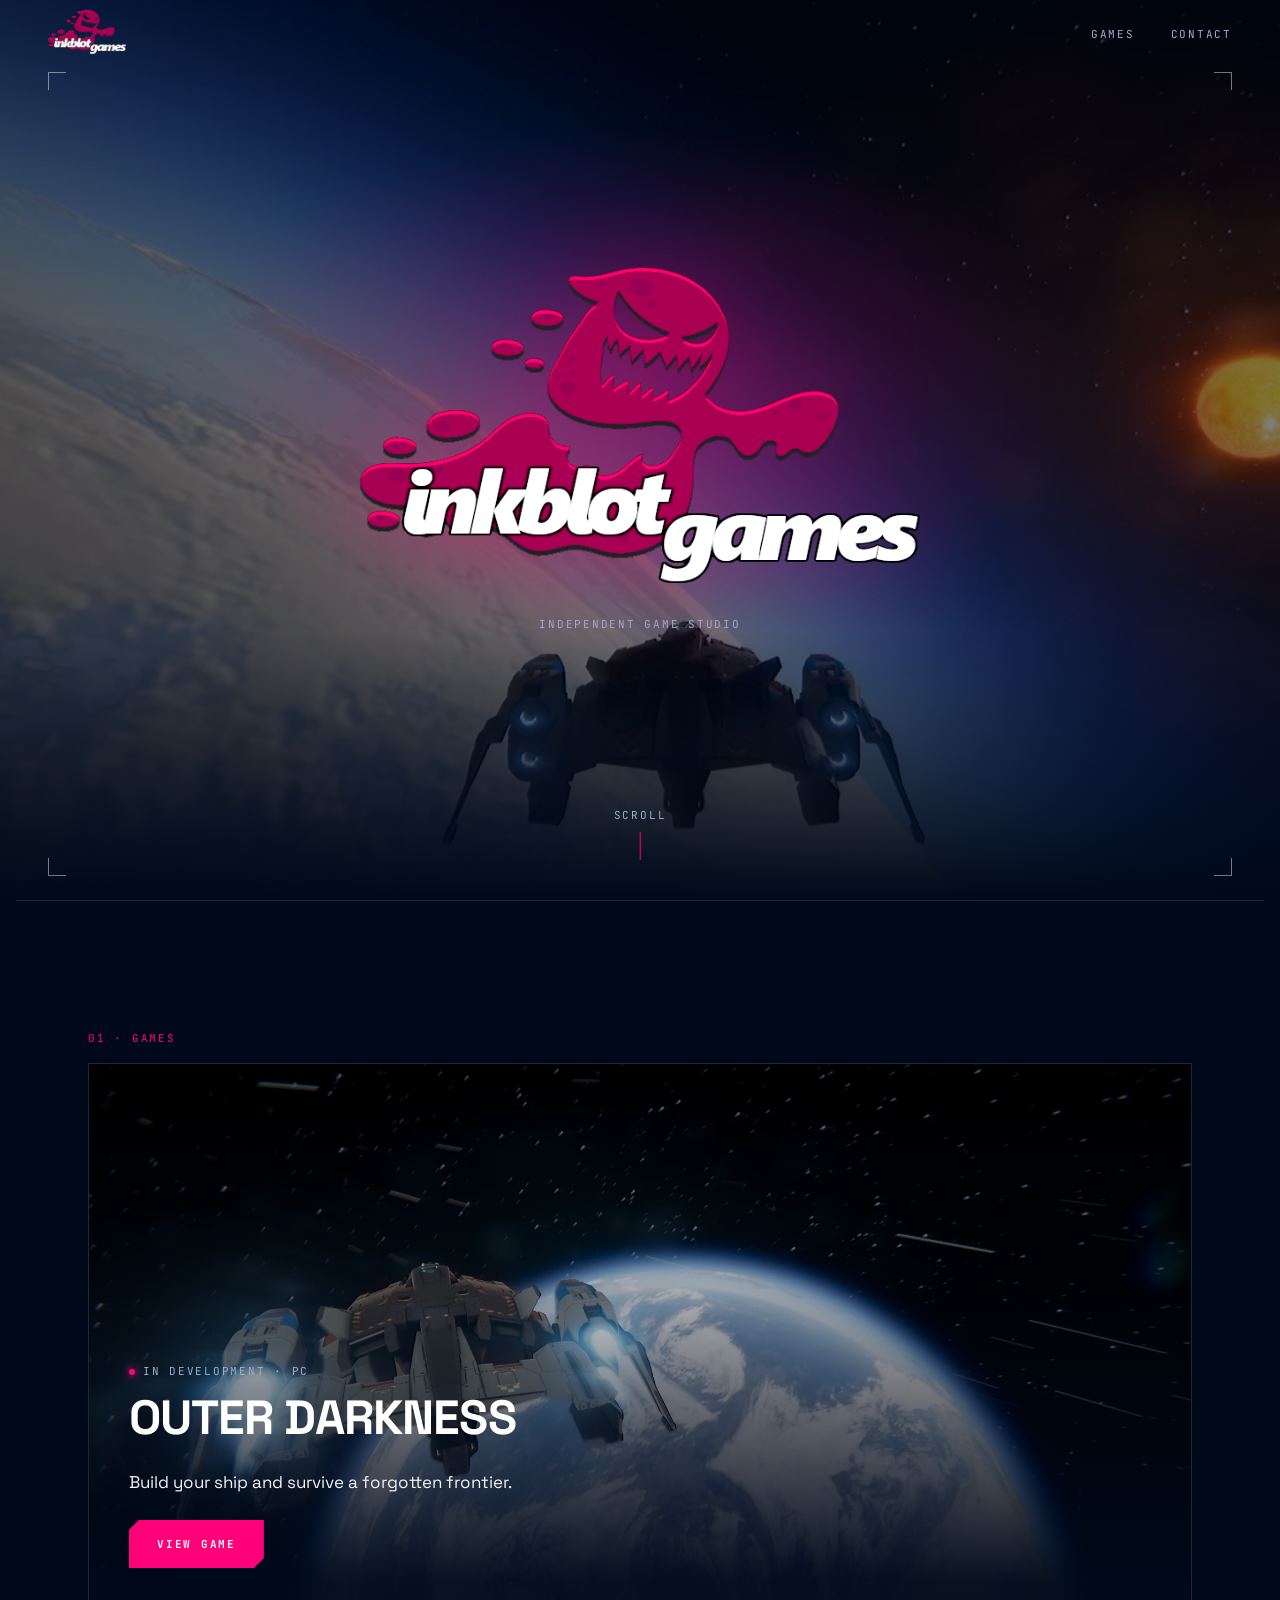
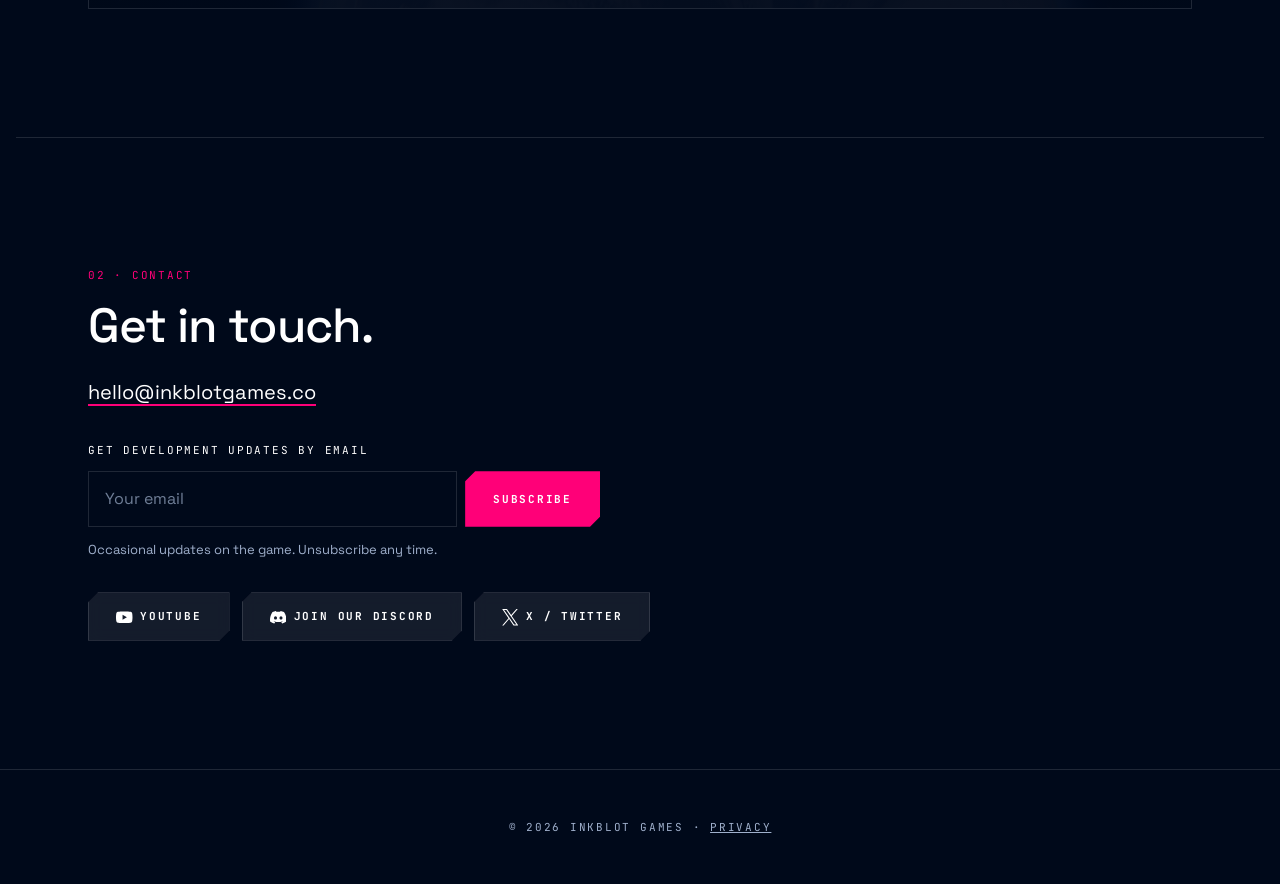
<file: index.html>
<!doctype html>
<html lang="en">
<head>
  <meta charset="utf-8">
  <meta name="viewport" content="width=device-width, initial-scale=1">
  <title>Inkblot Games</title>
  <meta name="description" content="Inkblot Games is an independent game studio. Now in development: OUTER DARKNESS, a space salvage survival horror game.">
  <meta property="og:title" content="Inkblot Games">
  <meta property="og:description" content="Independent game studio. Now in development: OUTER DARKNESS.">
  <meta property="og:type" content="website">
  <meta property="og:url" content="https://inkblotgames.co/">
  <meta property="og:image" content="https://inkblotgames.co/share-studio.jpg">
  <meta property="og:image:width" content="1200">
  <meta property="og:image:height" content="630">
  <meta name="twitter:card" content="summary_large_image">
  <meta name="twitter:site" content="@InkblotGamesCo">
  <link rel="canonical" href="https://inkblotgames.co/">
  <meta name="color-scheme" content="dark">
  <meta name="darkreader-lock">
  <meta name="theme-color" content="#00091a">
  <link rel="icon" href="favicon.png" type="image/png">
  <link rel="preconnect" href="https://fonts.googleapis.com">
  <link rel="preconnect" href="https://fonts.gstatic.com" crossorigin>
  <link rel="stylesheet" href="https://fonts.googleapis.com/css2?family=JetBrains+Mono:wght@400;700&family=Space+Grotesk:wght@400;500;700&display=swap">
  <link rel="stylesheet" href="style.css">
  <script type="module" src="site.js"></script>
</head>
<body>
  <nav class="nav">
    <a class="nav-logo" href="./"><img src="logo.png" alt="Inkblot Games" width="634" height="358"></a>
    <ul>
      <li><a href="#games">Games</a></li>
      <li><a href="#contact">Contact</a></li>
    </ul>
  </nav>

  <header class="hero hero-studio">
    <img class="hero-bg" src="screenshots/planet-horizon.webp" alt="" width="2000" height="834" fetchpriority="high">
    <div class="frame" aria-hidden="true"><i></i><i></i><i></i><i></i></div>
    <div class="hero-center">
      <h1><img class="logo" src="logo.png" alt="Inkblot Games" width="634" height="358"></h1>
      <p class="hud">Independent game studio</p>
    </div>
    <a class="scroll-cue hud" href="#games">Scroll</a>
  </header>

  <main>
    <section id="games" class="section reveal">
      <p class="hud eyebrow">01 · Games</p>
      <a class="game-card" href="outer-darkness/">
        <img src="screenshots/ship-orbit.webp" alt="A ship with engines lit above a clouded blue planet" width="2000" height="1128">
        <div class="game-card-body">
          <p class="hud"><span class="dot"></span>In development · PC</p>
          <h2>OUTER DARKNESS</h2>
          <p>Build your ship and survive a forgotten frontier.</p>
          <span class="btn">View game</span>
        </div>
      </a>
    </section>

    <section id="contact" class="section reveal">
      <p class="hud eyebrow">02 · Contact</p>
      <h2>Get in touch.</h2>
      <p><a class="text-link" href="mailto:hello@inkblotgames.co">hello@inkblotgames.co</a></p>
      <form class="signup" action="https://app.kit.com/forms/9936518/subscriptions" method="post" target="_blank">
        <label class="hud" for="signup-email">Get development updates by email</label>
        <div class="signup-row">
          <input id="signup-email" type="email" name="email_address" placeholder="Your email" autocomplete="email" required>
          <button class="btn" type="submit">Subscribe</button>
        </div>
        <p class="signup-note" role="status">Occasional updates on the game. Unsubscribe any time.</p>
      </form>
      <div class="btn-row">
        <a class="btn btn-ghost" href="https://www.youtube.com/@InkblotGamesCo/" rel="me noopener" target="_blank"><svg class="btn-icon" width="18" height="18" viewBox="0 0 24 24" fill="currentColor" aria-hidden="true"><path d="M23.498 6.186a3.016 3.016 0 0 0-2.122-2.136C19.505 3.545 12 3.545 12 3.545s-7.505 0-9.377.505A3.017 3.017 0 0 0 .502 6.186C0 8.07 0 12 0 12s0 3.93.502 5.814a3.016 3.016 0 0 0 2.122 2.136c1.871.505 9.376.505 9.376.505s7.505 0 9.377-.505a3.015 3.015 0 0 0 2.122-2.136C24 15.93 24 12 24 12s0-3.93-.502-5.814zM9.545 15.568V8.432L15.818 12l-6.273 3.568z"/></svg>YouTube</a>
        <a class="btn btn-ghost" href="/discord/" rel="noopener" target="_blank"><svg class="btn-icon" width="18" height="18" viewBox="0 0 24 24" fill="currentColor" aria-hidden="true"><path d="M20.317 4.3698a19.7913 19.7913 0 00-4.8851-1.5152.0741.0741 0 00-.0785.0371c-.211.3753-.4447.8648-.6083 1.2495-1.8447-.2762-3.68-.2762-5.4868 0-.1636-.3933-.4058-.8742-.6177-1.2495a.077.077 0 00-.0785-.037 19.7363 19.7363 0 00-4.8852 1.515.0699.0699 0 00-.0321.0277C.5334 9.0458-.319 13.5799.0992 18.0578a.0824.0824 0 00.0312.0561c2.0528 1.5076 4.0413 2.4228 5.9929 3.0294a.0777.0777 0 00.0842-.0276c.4616-.6304.8731-1.2952 1.226-1.9942a.076.076 0 00-.0416-.1057c-.6528-.2476-1.2743-.5495-1.8722-.8923a.077.077 0 01-.0076-.1277c.1258-.0943.2517-.1923.3718-.2914a.0743.0743 0 01.0776-.0105c3.9278 1.7933 8.18 1.7933 12.0614 0a.0739.0739 0 01.0785.0095c.1202.099.246.1981.3728.2924a.077.077 0 01-.0066.1276 12.2986 12.2986 0 01-1.873.8914.0766.0766 0 00-.0407.1067c.3604.698.7719 1.3628 1.225 1.9932a.076.076 0 00.0842.0286c1.961-.6067 3.9495-1.5219 6.0023-3.0294a.077.077 0 00.0313-.0552c.5004-5.177-.8382-9.6739-3.5485-13.6604a.061.061 0 00-.0312-.0286zM8.02 15.3312c-1.1825 0-2.1569-1.0857-2.1569-2.419 0-1.3332.9555-2.4189 2.157-2.4189 1.2108 0 2.1757 1.0952 2.1568 2.419 0 1.3332-.9555 2.4189-2.1569 2.4189zm7.9748 0c-1.1825 0-2.1569-1.0857-2.1569-2.419 0-1.3332.9554-2.4189 2.1569-2.4189 1.2108 0 2.1757 1.0952 2.1568 2.419 0 1.3332-.946 2.4189-2.1568 2.4189Z"/></svg>Join our Discord</a>
        <a class="btn btn-ghost" href="https://x.com/InkblotGamesCo" rel="me noopener" target="_blank"><svg class="btn-icon" width="18" height="18" viewBox="0 0 24 24" fill="currentColor" aria-hidden="true"><path d="M14.234 10.162 22.977 0h-2.072l-7.591 8.824L7.251 0H.258l9.168 13.343L.258 24H2.33l8.016-9.318L16.749 24h6.993zm-2.837 3.299-.929-1.329L3.076 1.56h3.182l5.965 8.532.929 1.329 7.754 11.09h-3.182z"/></svg>X / Twitter</a>
      </div>
    </section>
  </main>

  <footer class="footer">
    <p class="hud">&copy; 2026 Inkblot Games · <a href="privacy/">Privacy</a></p>
  </footer>
  <!-- Cloudflare Web Analytics --><script type='module' src='https://static.cloudflareinsights.com/beacon.min.js' data-cf-beacon='{"token": "a8c0bb53f3c04a39a80986ec28a98ecd"}'></script><!-- End Cloudflare Web Analytics -->
</body>
</html>
</file>
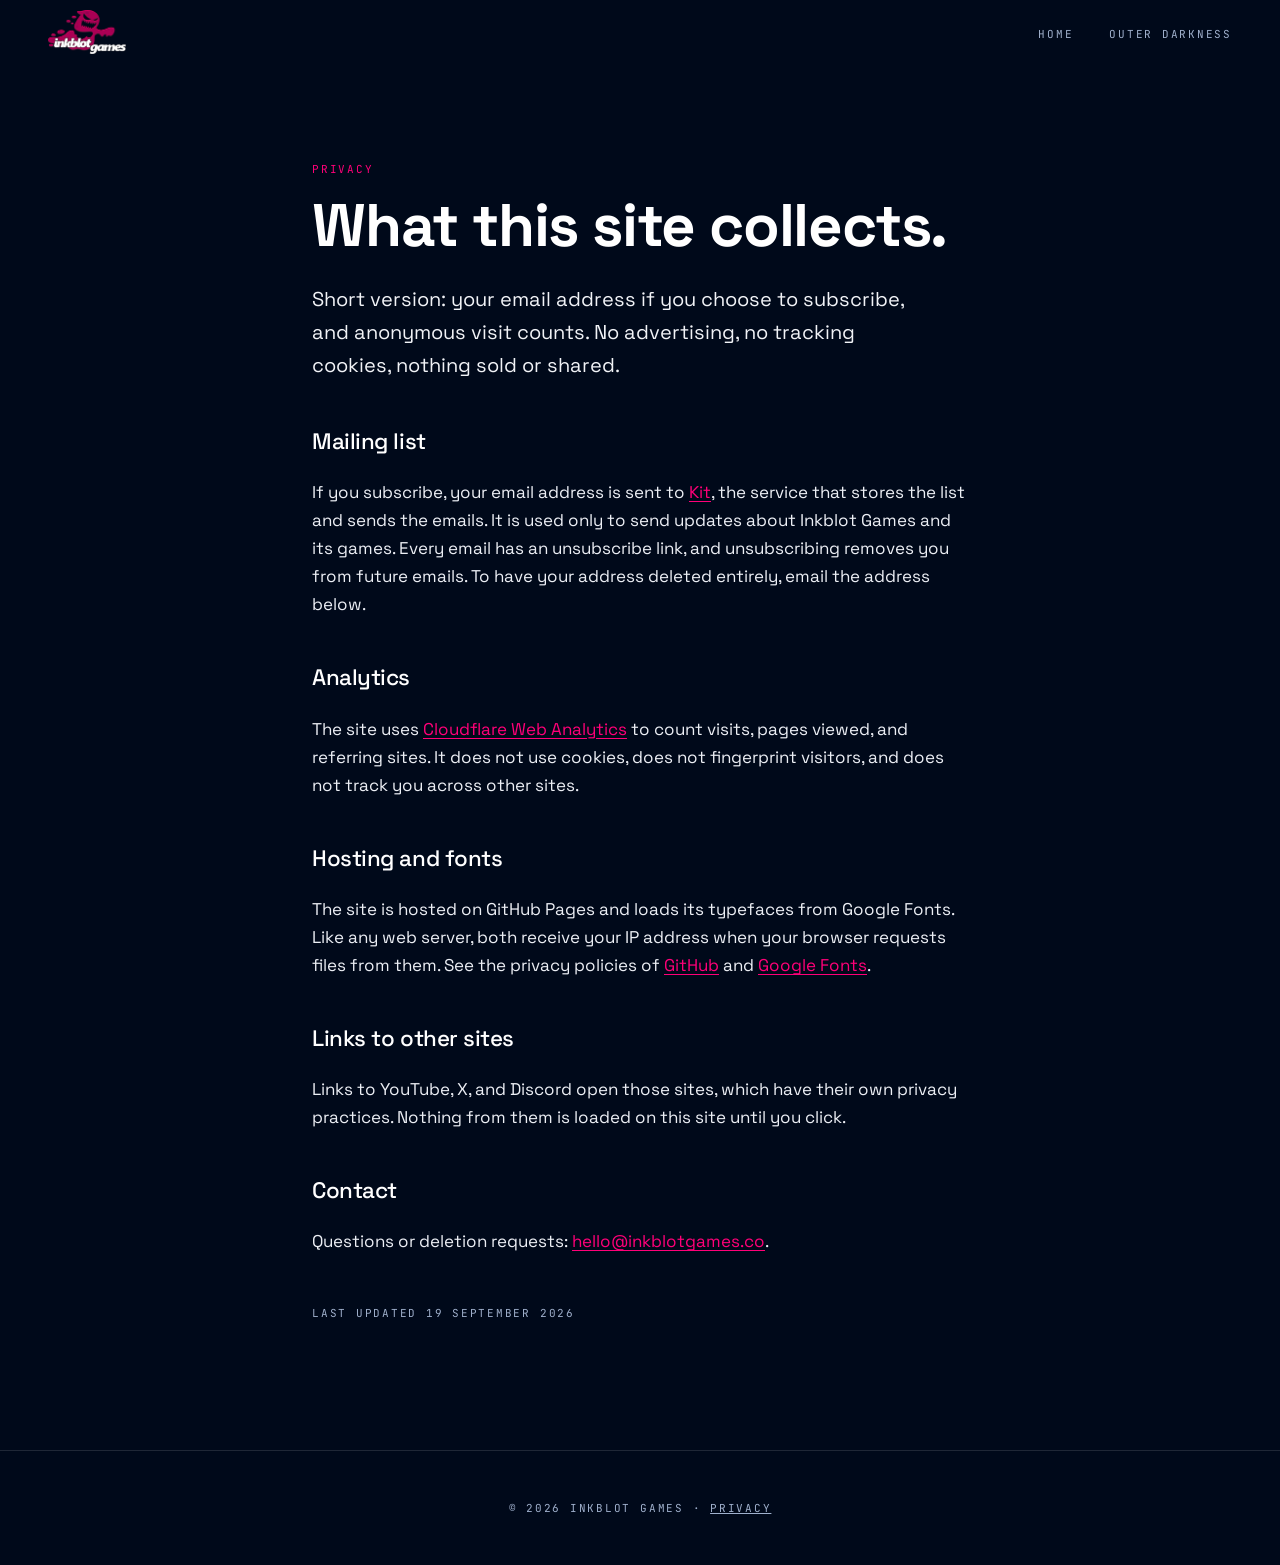
<file: privacy/index.html>
<!doctype html>
<html lang="en">
<head>
  <meta charset="utf-8">
  <meta name="viewport" content="width=device-width, initial-scale=1">
  <title>Privacy | Inkblot Games</title>
  <meta name="description" content="What inkblotgames.co collects and why.">
  <link rel="canonical" href="https://inkblotgames.co/privacy/">
  <meta name="color-scheme" content="dark">
  <meta name="darkreader-lock">
  <meta name="theme-color" content="#00091a">
  <link rel="icon" href="/favicon.png" type="image/png">
  <link rel="preconnect" href="https://fonts.googleapis.com">
  <link rel="preconnect" href="https://fonts.gstatic.com" crossorigin>
  <link rel="stylesheet" href="https://fonts.googleapis.com/css2?family=JetBrains+Mono:wght@400;700&family=Space+Grotesk:wght@400;500;700&display=swap">
  <link rel="stylesheet" href="/style.css">
  <script type="module" src="/site.js"></script>
</head>
<body>
  <nav class="nav scrolled">
    <a class="nav-logo" href="/"><img src="/logo.png" alt="Inkblot Games" width="634" height="358"></a>
    <ul>
      <li><a href="/">Home</a></li>
      <li><a href="/outer-darkness/">OUTER DARKNESS</a></li>
    </ul>
  </nav>

  <main>
    <section class="section page prose">
      <p class="hud eyebrow">Privacy</p>
      <h1 class="page-title">What this site collects.</h1>
      <p class="lede">Short version: your email address if you choose to subscribe, and anonymous visit counts. No advertising, no tracking cookies, nothing sold or shared.</p>

      <h2>Mailing list</h2>
      <p>If you subscribe, your email address is sent to <a href="https://kit.com/privacy" target="_blank" rel="noopener">Kit</a>, the service that stores the list and sends the emails. It is used only to send updates about Inkblot Games and its games. Every email has an unsubscribe link, and unsubscribing removes you from future emails. To have your address deleted entirely, email the address below.</p>

      <h2>Analytics</h2>
      <p>The site uses <a href="https://www.cloudflare.com/web-analytics/" target="_blank" rel="noopener">Cloudflare Web Analytics</a> to count visits, pages viewed, and referring sites. It does not use cookies, does not fingerprint visitors, and does not track you across other sites.</p>

      <h2>Hosting and fonts</h2>
      <p>The site is hosted on GitHub Pages and loads its typefaces from Google Fonts. Like any web server, both receive your IP address when your browser requests files from them. See the privacy policies of <a href="https://docs.github.com/en/site-policy/privacy-policies/github-general-privacy-statement" target="_blank" rel="noopener">GitHub</a> and <a href="https://developers.google.com/fonts/faq/privacy" target="_blank" rel="noopener">Google Fonts</a>.</p>

      <h2>Links to other sites</h2>
      <p>Links to YouTube, X, and Discord open those sites, which have their own privacy practices. Nothing from them is loaded on this site until you click.</p>

      <h2>Contact</h2>
      <p>Questions or deletion requests: <a href="mailto:hello@inkblotgames.co">hello@inkblotgames.co</a>.</p>

      <p class="hud caption">Last updated 19 September 2026</p>
    </section>
  </main>

  <footer class="footer">
    <p class="hud">&copy; 2026 Inkblot Games · <a href="/privacy/">Privacy</a></p>
  </footer>
  <!-- Cloudflare Web Analytics --><script type='module' src='https://static.cloudflareinsights.com/beacon.min.js' data-cf-beacon='{"token": "a8c0bb53f3c04a39a80986ec28a98ecd"}'></script><!-- End Cloudflare Web Analytics -->
</body>
</html>
</file>
<file: style.css>
:root {
  --bg: #00091a;
  --navy: #001737;
  --line: rgba(255, 255, 255, 0.12);
  --magenta: #aa0054;
  --pink: #ff0078;
  --accent: #ff0078;
  --accent-hover: #ff3b96;
  --on-accent: #ffffff;
  --tint: 0, 9, 26;
  --text: #ffffff;
  --muted: #9fb0cc;
  --sans: "Space Grotesk", "Segoe UI", system-ui, sans-serif;
  --mono: "JetBrains Mono", ui-monospace, Consolas, monospace;
  --gutter: clamp(1rem, 4vw, 3rem);
  --cut: 10px;
  color-scheme: dark;
}

/* Outer Darkness: amber on warm black, from the visor glow, fires and sun in the footage */
.theme-game {
  --bg: #0a0705;
  --navy: #1a120b;
  --accent: #ff9d2e;
  --accent-hover: #ffb65c;
  --on-accent: #140c04;
  --muted: #b3a595;
  --tint: 10, 7, 5;
}

* { box-sizing: border-box; }

html { scroll-behavior: smooth; scroll-padding-top: 5rem; }

body {
  margin: 0;
  background: var(--bg);
  color: var(--text);
  font-family: var(--sans);
  font-size: 1.0625rem;
  line-height: 1.65;
  -webkit-font-smoothing: antialiased;
}

img { max-width: 100%; height: auto; }

h1, h2, h3 {
  margin: 0;
  font-weight: 500;
  line-height: 1.08;
  letter-spacing: -0.02em;
  text-wrap: balance;
}

h2 { font-size: clamp(1.9rem, 4.5vw, 3rem); max-width: 22ch; }
h3 { font-size: 1.25rem; letter-spacing: -0.01em; }

p { margin: 0; }

/* HUD-style small caps label */
.hud {
  font-family: var(--mono);
  font-size: 0.6875rem;
  letter-spacing: 0.16em;
  text-transform: uppercase;
  color: var(--muted);
}

.eyebrow { color: var(--accent); margin-bottom: 1rem; }

.dot {
  display: inline-block;
  width: 0.5em;
  height: 0.5em;
  margin-right: 0.75em;
  border-radius: 50%;
  background: var(--accent);
  box-shadow: 0 0 8px var(--accent);
  animation: pulse 2s ease-in-out infinite;
}

@keyframes pulse { 50% { opacity: 0.35; } }

.lede {
  max-width: 38rem;
  font-size: clamp(1.0625rem, 1.6vw, 1.25rem);
  color: color-mix(in srgb, var(--text) 85%, var(--muted));
}

/* ---------- Nav ---------- */

.nav {
  position: fixed;
  inset: 0 0 auto 0;
  z-index: 10;
  display: flex;
  align-items: center;
  justify-content: space-between;
  padding: 0.6rem var(--gutter);
  border-bottom: 1px solid transparent;
  transition: background 0.3s, border-color 0.3s, backdrop-filter 0.3s;
}

.nav.scrolled {
  background: rgba(var(--tint), 0.78);
  border-color: var(--line);
  backdrop-filter: blur(12px);
}

.nav-logo { display: block; line-height: 0; }
.nav-logo img { width: auto; height: 2.75rem; }

.nav ul {
  display: flex;
  gap: clamp(1rem, 3vw, 2.25rem);
  margin: 0;
  padding: 0;
  list-style: none;
}

.nav ul a {
  font-family: var(--mono);
  font-size: 0.6875rem;
  letter-spacing: 0.16em;
  text-transform: uppercase;
  text-decoration: none;
  color: var(--muted);
  padding: 0.5rem 0;
  border-bottom: 1px solid transparent;
  transition: color 0.2s, border-color 0.2s;
}

.nav ul a:hover { color: var(--text); border-color: var(--accent); }

/* ---------- Hero ---------- */

.hero {
  position: relative;
  min-height: 100svh;
  display: flex;
  overflow: hidden;
  isolation: isolate;
}

.hero-bg {
  position: absolute;
  inset: 0;
  z-index: -2;
  width: 100%;
  height: 100%;
  object-fit: cover;
  object-position: center bottom;
  animation: drift 40s ease-in-out infinite alternate;
}

/* gameplay footage fades in over the still once it is actually playing */
.hero-video {
  position: absolute;
  inset: 0;
  z-index: -2;
  width: 100%;
  height: 100%;
  object-fit: cover;
  opacity: 0;
  transition: opacity 1.2s ease;
}

.hero-video.playing { opacity: 1; }

@keyframes drift {
  from { transform: scale(1.04); }
  to { transform: scale(1.12) translateY(-1.5%); }
}

.hero-game::after {
  content: "";
  position: absolute;
  inset: 0;
  z-index: -1;
  background:
    linear-gradient(to top, var(--bg) 0%, transparent 20%),
    linear-gradient(to right, rgba(var(--tint), 0.9) 0%, rgba(var(--tint), 0.6) 40%, rgba(var(--tint), 0.15) 75%),
    linear-gradient(to bottom, rgba(var(--tint), 0.6) 0%, transparent 22%);
}

.hero-studio {
  align-items: center;
  justify-content: center;
  text-align: center;
}

.hero-studio .hero-bg { object-position: 45% bottom; }

/* navy wash + magenta glow behind the logo, fading into the page */
.hero-studio::after {
  content: "";
  position: absolute;
  inset: 0;
  z-index: -1;
  background:
    linear-gradient(to top, var(--bg) 0%, transparent 30%),
    radial-gradient(ellipse 50% 40% at 50% 42%, rgba(170, 0, 84, 0.4), transparent 70%),
    rgba(var(--tint), 0.5);
}

.hero-center .logo {
  width: min(560px, 82vw);
  filter: drop-shadow(0 12px 50px rgba(255, 0, 120, 0.35));
}

.hero-center { position: relative; z-index: 1; }
.hero-center .hud { margin-top: 1.5rem; }

.hero-copy {
  position: relative;
  z-index: 1;
  align-self: center;
  width: 100%;
  max-width: 78rem;
  margin: 0 auto;
  padding: 6rem calc(var(--gutter) + 1.5rem) 4rem;
}

.hero-copy h1 {
  font-size: clamp(2.75rem, 8vw, 6rem);
  font-weight: 700;
  letter-spacing: -0.035em;
}

.hero-copy .lede { margin-top: 1.25rem; max-width: 34rem; }
.hero-game .hero-copy { text-shadow: 0 1px 18px rgba(var(--tint), 0.9); }
.hero-game .btn { text-shadow: none; }

/* corner brackets: four small bordered corners, nothing that can fill the hero */
.frame {
  position: absolute;
  inset: 4.5rem var(--gutter) 1.5rem;
  pointer-events: none;
}

.frame i {
  position: absolute;
  width: 18px;
  height: 18px;
  border: 0 solid rgba(255, 255, 255, 0.45);
}

.frame i:nth-child(1) { top: 0; left: 0; border-width: 1px 0 0 1px; }
.frame i:nth-child(2) { top: 0; right: 0; border-width: 1px 1px 0 0; }
.frame i:nth-child(3) { bottom: 0; left: 0; border-width: 0 0 1px 1px; }
.frame i:nth-child(4) { bottom: 0; right: 0; border-width: 0 1px 1px 0; }

.hud-tl, .hud-tr { position: absolute; top: 5.5rem; color: var(--text); }
.hud-tl { left: calc(var(--gutter) + 1.5rem); }
.hud-tr { right: calc(var(--gutter) + 1.5rem); }

.scroll-cue {
  position: absolute;
  bottom: 2.5rem;
  left: 50%;
  transform: translateX(-50%);
  text-decoration: none;
  padding-bottom: 2.25rem;
}

.scroll-cue::after {
  content: "";
  position: absolute;
  bottom: 0;
  left: 50%;
  width: 1px;
  height: 1.75rem;
  background: var(--accent);
}

/* ---------- Buttons ---------- */

.btn-row { display: flex; flex-wrap: wrap; gap: 0.75rem; margin-top: 2rem; }

.btn {
  display: inline-block;
  padding: 0.95rem 1.75rem;
  background: var(--accent);
  color: var(--on-accent);
  font-family: var(--mono);
  font-size: 0.6875rem;
  font-weight: 700;
  letter-spacing: 0.16em;
  text-transform: uppercase;
  text-decoration: none;
  clip-path: polygon(var(--cut) 0, 100% 0, 100% calc(100% - var(--cut)), calc(100% - var(--cut)) 100%, 0 100%, 0 var(--cut));
  transition: background 0.2s, transform 0.2s;
}

.btn-icon {
  width: 1.5em;
  height: 1.5em;
  margin: -0.4em 0.7em -0.4em 0;
  vertical-align: middle;
  fill: currentColor;
}

.btn:hover { background: var(--accent-hover); transform: translateY(-2px); }

.btn-ghost {
  color: var(--text);
  background: rgba(255, 255, 255, 0.08);
  backdrop-filter: blur(8px);
  box-shadow: inset 0 0 0 1px var(--line);
}

.btn-ghost:hover { background: rgba(255, 255, 255, 0.16); }

/* mailing list signup */
.signup { margin-top: 2rem; max-width: 32rem; }
.signup label { display: block; margin-bottom: 0.75rem; color: var(--text); }
.signup-row { display: flex; flex-wrap: wrap; gap: 0.5rem; }

.signup input {
  flex: 1 1 14rem;
  min-width: 0;
  padding: 0.85rem 1rem;
  border: 1px solid var(--line);
  border-radius: 0;
  background: rgba(var(--tint), 0.7);
  color: var(--text);
  font: inherit;
  font-size: 1rem;
}

.signup input::placeholder { color: var(--muted); opacity: 0.7; }
.signup input:focus { outline: none; border-color: var(--accent); }
.signup button { border: 0; cursor: pointer; }
.signup-note { margin-top: 0.75rem; font-size: 0.8125rem; color: var(--muted); }
.signup-note.error { color: var(--accent); }

.text-link {
  color: var(--text);
  font-size: 1.25rem;
  text-decoration-color: var(--accent);
  text-decoration-thickness: 2px;
  text-underline-offset: 5px;
}

.text-link:hover { color: var(--accent); }

/* ---------- Sections ---------- */

.section {
  max-width: 78rem;
  margin: 0 auto;
  padding: clamp(4rem, 10vw, 8rem) calc(var(--gutter) + 1.5rem);
  border-top: 1px solid var(--line);
}

.section h2 + p { margin-top: 1.5rem; }
.section .lede + .lede { margin-top: 1rem; }

.subhead {
  margin: 3rem 0 1.25rem;
  font-size: clamp(1.4rem, 3vw, 2rem);
  color: var(--accent);
}

.cards {
  display: grid;
  grid-template-columns: repeat(auto-fit, minmax(15rem, 1fr));
  gap: 1px;
  margin-top: 3.5rem;
  background: var(--line);
  border: 1px solid var(--line);
}

.card {
  padding: 1.75rem;
  background: var(--bg);
  transition: background 0.3s;
}

.card:hover { background: var(--navy); }
.card .hud { color: var(--accent); }
.card h3 { margin: 2.5rem 0 0.75rem; }
.card p:last-child { color: var(--muted); font-size: 0.9375rem; }

/* studio page game card */
.game-card {
  position: relative;
  display: block;
  overflow: hidden;
  border: 1px solid var(--line);
  color: inherit;
  text-decoration: none;
  isolation: isolate;
}

.game-card img {
  display: block;
  width: 100%;
  height: clamp(26rem, 50vw, 34rem);
  object-fit: cover;
  transition: transform 0.8s cubic-bezier(0.2, 0.7, 0.2, 1);
}

.game-card:hover img { transform: scale(1.04); }
.game-card:hover { border-color: var(--accent); }

.game-card::after {
  content: "";
  position: absolute;
  inset: 0;
  background: linear-gradient(to top, rgba(var(--tint), 0.95) 5%, rgba(var(--tint), 0.2) 60%, transparent);
}

.game-card-body {
  position: absolute;
  inset: auto 0 0 0;
  z-index: 1;
  padding: clamp(1.25rem, 4vw, 2.5rem);
}

.game-card-body h2 { margin: 0.75rem 0 0.5rem; font-weight: 700; }
.game-card-body .btn { margin-top: 1.5rem; }
.game-card-body p:not(.hud) { color: color-mix(in srgb, var(--text) 85%, var(--muted)); }

/* ---------- Gallery ---------- */

.banner,
.gallery a {
  display: block;
  overflow: hidden;
  border: 1px solid var(--line);
  line-height: 0;
  cursor: zoom-in;
  transition: border-color 0.2s;
}

.banner:hover,
.gallery a:hover { border-color: var(--accent); }

.banner { margin-top: 3rem; }
.banner-end { margin-top: 0.75rem; }

.banner img,
.gallery img {
  width: 100%;
  transition: transform 0.8s cubic-bezier(0.2, 0.7, 0.2, 1);
}

.banner:hover img,
.gallery a:hover img { transform: scale(1.04); }

.gallery {
  display: grid;
  grid-template-columns: repeat(auto-fit, minmax(min(100%, 17rem), 1fr));
  gap: 0.75rem;
  margin-top: 0.75rem;
}

.gallery img { aspect-ratio: 16 / 9; object-fit: cover; }

.gallery-wide { grid-template-columns: repeat(auto-fit, minmax(min(100%, 24rem), 1fr)); }
.gallery-wide img { aspect-ratio: 5 / 2; }

.caption { margin-top: 1rem; }

/* ---------- Full-bleed image bands ---------- */

.band {
  position: relative;
  overflow: hidden;
  isolation: isolate;
  border-top: 1px solid var(--line);
}

.band .section { border-top: 0; }

.band-bg {
  position: absolute;
  inset: 0;
  z-index: -2;
  width: 100%;
  height: 100%;
  object-fit: cover;
}

/* mirrored so the subject sits opposite the text */
.band-bg-flip { transform: scaleX(-1); object-position: 22% center; }

.band::after {
  content: "";
  position: absolute;
  inset: 0;
  z-index: -1;
  background:
    linear-gradient(to bottom, var(--bg) 0%, transparent 25%, transparent 75%, var(--bg) 100%),
    linear-gradient(to right, rgba(var(--tint), 0.8) 0%, rgba(var(--tint), 0.5) 60%, rgba(var(--tint), 0.3) 100%);
}

.band .card { background: rgba(var(--tint), 0.72); backdrop-filter: blur(10px); }
.band .card:hover { background: rgba(var(--tint), 0.9); }

.band-tall .section { padding-block: clamp(7rem, 18vw, 14rem); }

/* ---------- Simple pages (privacy, 404) ---------- */

.page { border-top: 0; padding-top: clamp(7rem, 14vw, 10rem); min-height: 70svh; }
.page-title { font-size: clamp(2.2rem, 6vw, 3.75rem); font-weight: 700; margin-bottom: 1.5rem; }

.prose { max-width: 50rem; }
.prose h2 { margin: 3rem 0 0.75rem; font-size: 1.4rem; max-width: none; }
.prose p:not(.lede):not(.hud) { color: color-mix(in srgb, var(--text) 80%, var(--muted)); }
.prose a { color: var(--accent); text-underline-offset: 3px; }
.prose .caption { margin-top: 3rem; }

/* ---------- Footer ---------- */

.footer {
  display: flex;
  flex-direction: column;
  align-items: center;
  gap: 1rem;
  padding: 3rem var(--gutter);
  border-top: 1px solid var(--line);
}

.footer img { width: 9rem; }
.footer a { color: inherit; }
.footer a:hover { color: var(--text); }

/* ---------- Scroll reveal (class added by site.js) ---------- */

.js .reveal {
  opacity: 0;
  transform: translateY(28px);
  transition: opacity 0.9s ease, transform 0.9s cubic-bezier(0.2, 0.7, 0.2, 1);
}

.js .reveal.in { opacity: 1; transform: none; }

/* ---------- Lightbox ---------- */

.lightbox {
  width: 100vw;
  height: 100dvh;
  max-width: none;
  max-height: none;
  margin: 0;
  padding: 0;
  border: 0;
  background: transparent;
  color: var(--text);
}

.lightbox[open] {
  display: grid;
  grid-template-columns: auto 1fr auto;
  align-items: center;
}

.lightbox::backdrop { background: rgba(0, 5, 15, 0.94); backdrop-filter: blur(6px); }

.lightbox figure {
  margin: 0;
  padding: 1rem 0;
  text-align: center;
  pointer-events: none;
}

.lightbox img {
  max-width: 100%;
  max-height: calc(100dvh - 5rem);
  pointer-events: auto;
}

.lightbox figcaption {
  margin-top: 0.75rem;
  font-family: var(--mono);
  font-size: 0.6875rem;
  letter-spacing: 0.08em;
  color: var(--muted);
}

.lightbox button {
  display: grid;
  place-items: center;
  width: 3rem;
  height: 3rem;
  margin: 0 0.5rem;
  padding: 0;
  border: 0;
  background: var(--accent);
  color: var(--on-accent);
  cursor: pointer;
  clip-path: polygon(8px 0, 100% 0, 100% calc(100% - 8px), calc(100% - 8px) 100%, 0 100%, 0 8px);
}

.lightbox button:hover { background: var(--accent-hover); }

.lightbox button svg {
  width: 45%;
  height: 45%;
  fill: none;
  stroke: currentColor;
  stroke-width: 3;
  stroke-linecap: round;
  stroke-linejoin: round;
}

.lb-close { position: fixed; top: 0.75rem; right: 0.25rem; z-index: 1; }

@media (max-width: 40rem) {
  .hud-tr { display: none; }
  .hero-copy { align-self: flex-end; padding-bottom: 5rem; }
  .hero-game::after {
    background:
      linear-gradient(to top, var(--bg) 4%, rgba(var(--tint), 0.45) 45%, rgba(var(--tint), 0.15) 75%, rgba(var(--tint), 0.5) 100%);
  }
  .lightbox button { width: 2.25rem; height: 2.25rem; margin: 0 0.25rem; }
}

@media (prefers-reduced-motion: reduce) {
  html { scroll-behavior: auto; }
  *, *::before, *::after { animation: none !important; transition: none !important; }
  .js .reveal { opacity: 1; transform: none; }
}
</file>
